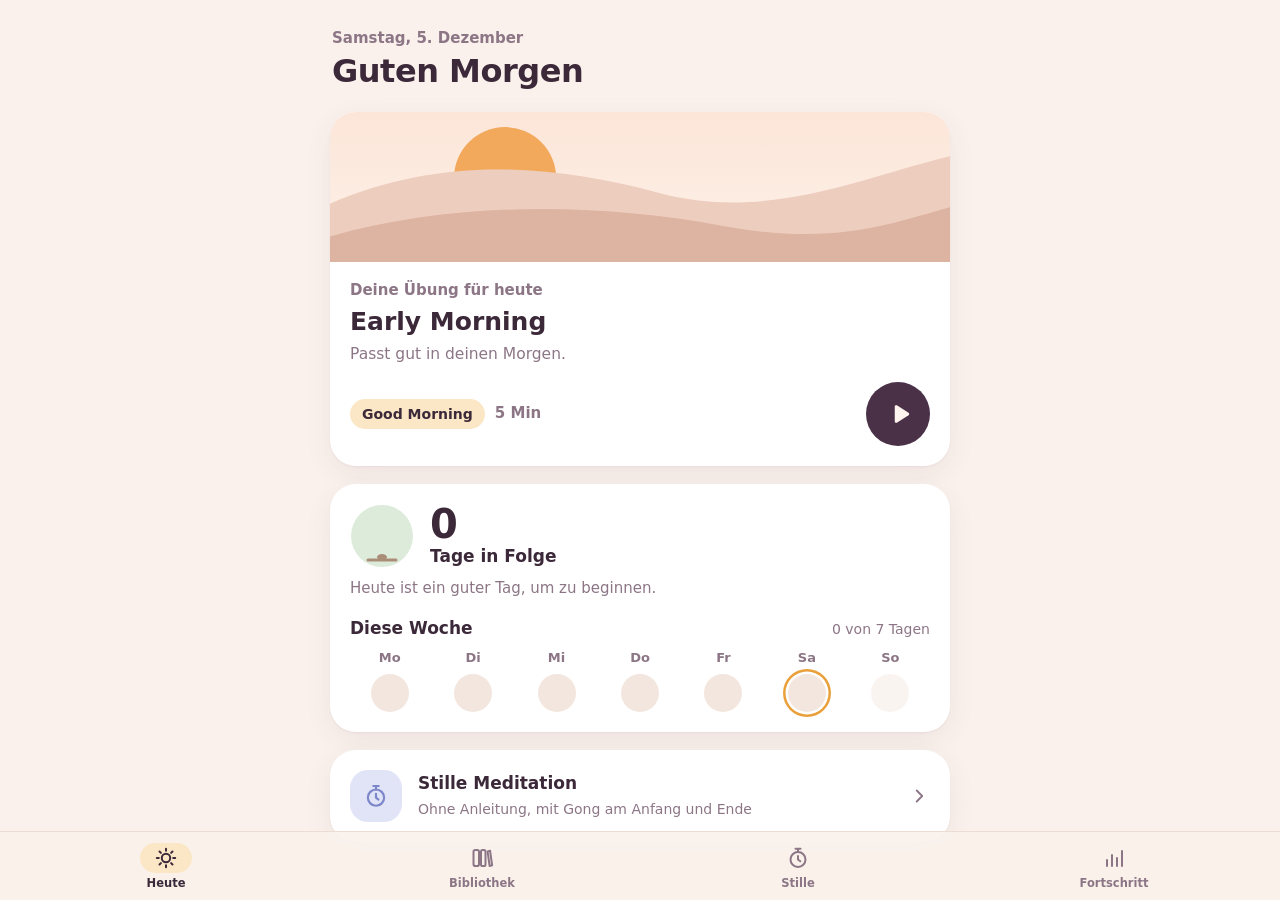
<file: index.html>
<!doctype html>
<html lang="de">
<head>
  <meta charset="utf-8">
  <meta name="viewport" content="width=device-width, initial-scale=1, viewport-fit=cover">
  <meta name="apple-mobile-web-app-capable" content="yes">
  <meta name="mobile-web-app-capable" content="yes">
  <meta name="apple-mobile-web-app-status-bar-style" content="black-translucent">
  <meta name="apple-mobile-web-app-title" content="Innehalten">
  <meta name="theme-color" content="#FAF1EC" media="(prefers-color-scheme: light)">
  <meta name="theme-color" content="#1F1820" media="(prefers-color-scheme: dark)">
  <meta name="format-detection" content="telephone=no">
  <link rel="manifest" href="manifest.webmanifest">
  <link rel="apple-touch-icon" href="icons/icon-180.png">
  <link rel="icon" type="image/png" href="icons/icon-192.png">
  <link rel="stylesheet" href="styles.css">
  <title>Innehalten</title>
</head>
<body>
  <div id="app">
    <main id="view" class="view" tabindex="-1"></main>

    <nav class="tabbar" aria-label="Hauptnavigation">
      <button class="tab" data-act="tab" data-tab="today"><span class="tab-ico" data-icon="tabToday"></span><span>Heute</span></button>
      <button class="tab" data-act="tab" data-tab="library"><span class="tab-ico" data-icon="tabLib"></span><span>Bibliothek</span></button>
      <button class="tab" data-act="tab" data-tab="timer"><span class="tab-ico" data-icon="tabTimer"></span><span>Stille</span></button>
      <button class="tab" data-act="tab" data-tab="progress"><span class="tab-ico" data-icon="tabProg"></span><span>Fortschritt</span></button>
    </nav>
  </div>

  <!-- Vollbild-Player (Audio-Übungen und Stille-Timer) -->
  <section id="player" class="player" aria-label="Player" aria-hidden="true">
    <div class="player-top">
      <button class="icon-btn" data-act="p-close" aria-label="Player schließen"><span data-icon="down"></span></button>
      <span class="player-cat" id="p-cat"></span>
      <span class="icon-btn-spacer"></span>
    </div>

    <div class="player-art">
      <div class="orb" aria-hidden="true">
        <span></span><span></span><span></span>
        <div class="orb-label" id="p-big"></div>
      </div>
    </div>

    <div class="player-info">
      <h2 id="p-title"></h2>
      <p id="p-desc"></p>
      <p class="p-badge" id="p-badge"><span data-icon="check"></span> Als erledigt gezählt</p>
      <p class="p-resume" id="p-resume">Fortgesetzt bei <span id="p-resume-at"></span>. <button data-act="p-restart">Von vorn beginnen</button></p>
    </div>

    <div class="player-progress">
      <input id="p-seek" type="range" min="0" max="1000" step="1" value="0" aria-label="Position">
      <div class="times"><span id="p-elapsed">0:00</span><span id="p-remaining">−0:00</span></div>
    </div>

    <div class="controls">
      <button class="ctl ctl-skip" data-act="p-back" aria-label="15 Sekunden zurück"><span data-icon="back15"></span></button>
      <button class="ctl-main" data-act="p-toggle" aria-label="Abspielen oder pausieren"><span class="i-play" data-icon="play"></span><span class="i-pause" data-icon="pause"></span></button>
      <button class="ctl ctl-skip" data-act="p-fwd" aria-label="15 Sekunden vor"><span data-icon="fwd15"></span></button>
    </div>
  </section>

  <div id="backdrop" class="backdrop" data-act="sheet-close"></div>
  <section id="sheet" class="sheet" role="dialog" aria-modal="true"></section>
  <div id="toast" class="toast" role="status" aria-live="polite"></div>

  <input id="import-file" type="file" accept="application/json,.json" hidden>
  <audio id="audio" preload="metadata" playsinline></audio>

  <script src="app.js"></script>
</body>
</html>
</file>
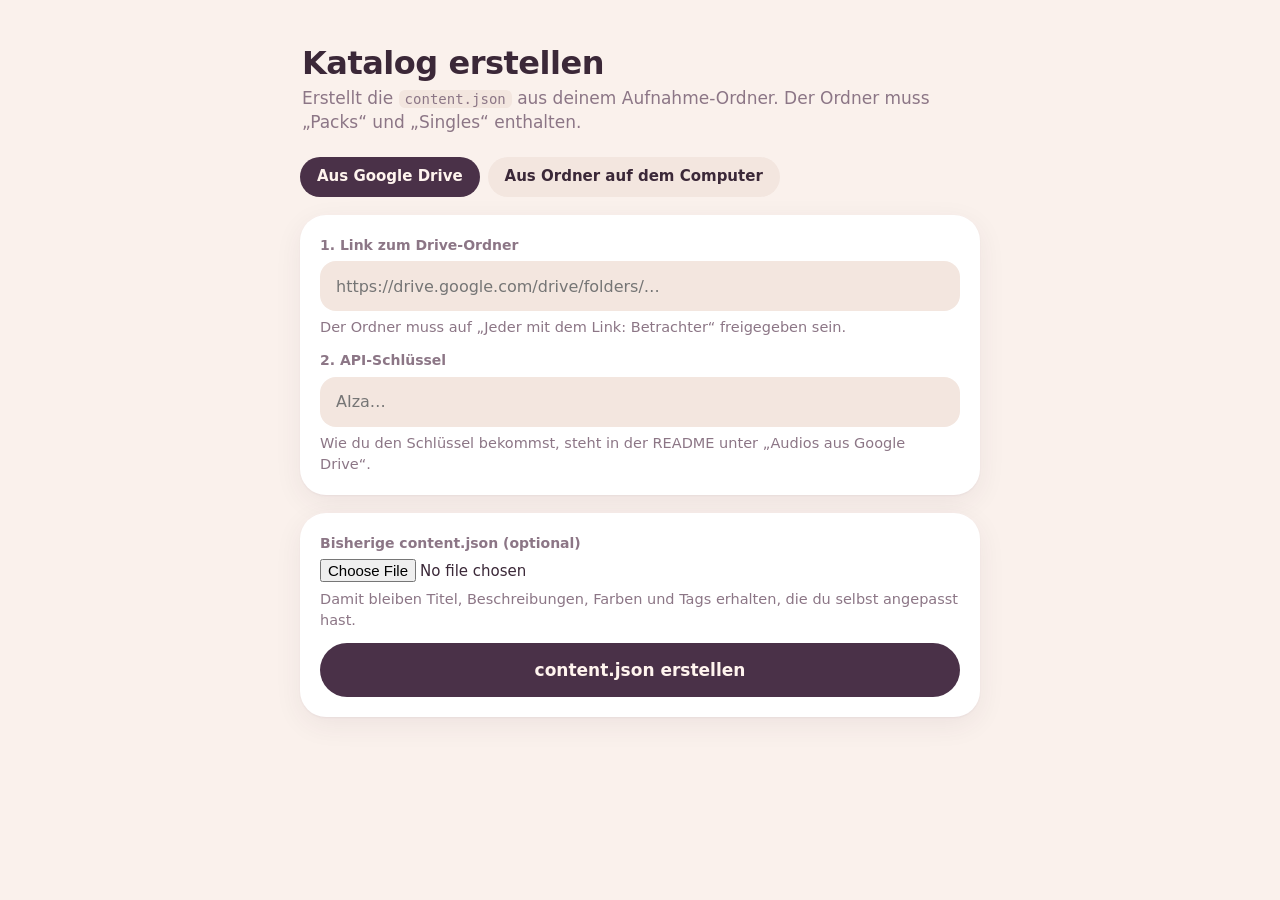
<file: katalog.html>
<!doctype html>
<html lang="de">
<head>
  <meta charset="utf-8">
  <meta name="viewport" content="width=device-width, initial-scale=1">
  <link rel="stylesheet" href="styles.css">
  <title>Innehalten – Katalog erstellen</title>
  <style>
    body { overflow: auto; -webkit-user-select: text; user-select: text; }
    .tool { max-width: 720px; margin: 0 auto; padding: 40px 20px 80px; display: flex; flex-direction: column; gap: 18px; }
    input[type="file"] { font-size: 15px; }
    .progress { height: 10px; border-radius: 99px; background: var(--surface-2); overflow: hidden; }
    .progress i { display: block; height: 100%; width: 0; background: var(--sage); transition: width .2s; }
    .tree { font-size: 15px; line-height: 1.6; }
    .tree h3 { margin-top: 14px; }
    .tree ul { margin: 4px 0 0; padding-left: 20px; }
    .warn { color: var(--rose); font-weight: 600; }
    code { background: var(--surface-2); padding: 1px 6px; border-radius: 6px; font-size: 14px; }
    .mode { display: flex; gap: 8px; }
    [data-mode-panel][hidden] { display: none; }
  </style>
</head>
<body>
<main class="tool">
  <header class="page-head">
    <h1>Katalog erstellen</h1>
    <p class="muted">Erstellt die <code>content.json</code> aus deinem Aufnahme-Ordner. Der Ordner muss „Packs“ und „Singles“ enthalten.</p>
  </header>

  <div class="mode" role="tablist">
    <button class="chip active" data-mode="drive">Aus Google Drive</button>
    <button class="chip" data-mode="local">Aus Ordner auf dem Computer</button>
  </div>

  <section class="card settings" data-mode-panel="drive">
    <div class="field">
      <label for="folder">1. Link zum Drive-Ordner</label>
      <input id="folder" class="text-input" type="text" placeholder="https://drive.google.com/drive/folders/…" spellcheck="false">
      <p class="hint">Der Ordner muss auf „Jeder mit dem Link: Betrachter“ freigegeben sein.</p>
    </div>
    <div class="field">
      <label for="key">2. API-Schlüssel</label>
      <input id="key" class="text-input" type="text" placeholder="AIza…" spellcheck="false" autocomplete="off">
      <p class="hint">Wie du den Schlüssel bekommst, steht in der README unter „Audios aus Google Drive“.</p>
    </div>
  </section>

  <section class="card settings" data-mode-panel="local" hidden>
    <div class="field">
      <label for="dir">1. Ordner wählen</label>
      <input id="dir" type="file" webkitdirectory directory multiple>
      <p class="hint">Die Dateien werden nur hier im Browser gelesen.</p>
    </div>
    <div class="field">
      <label for="base">2. Wo liegen die Audios später?</label>
      <input id="base" class="text-input" type="text" value="audio/" spellcheck="false">
      <p class="hint">Standard ist der Ordner <code>audio/</code> neben der App, oder die Adresse eines externen Speichers.</p>
    </div>
  </section>

  <section class="card settings">
    <div class="field">
      <label for="old">Bisherige content.json (optional)</label>
      <input id="old" type="file" accept=".json,application/json">
      <p class="hint">Damit bleiben Titel, Beschreibungen, Farben und Tags erhalten, die du selbst angepasst hast.</p>
    </div>
    <button id="go" class="btn primary block">content.json erstellen</button>
  </section>

  <section id="out" class="card settings" hidden>
    <h2 id="status">Starte …</h2>
    <div class="progress"><i id="bar"></i></div>
    <div id="summary"></div>
    <button id="dl" class="btn primary block" hidden>content.json herunterladen</button>
    <div id="tree" class="tree"></div>
  </section>
</main>

<script>
'use strict';
const AUDIO = /\.(mp3|m4a|aac|wav|ogg|opus)$/i;
const IGNORE = /^(\.ds_store|desktop\.ini|thumbs\.db|icon\r?)$/i;
const FOLDER_MIME = 'application/vnd.google-apps.folder';
const $ = s => document.querySelector(s);
const esc = s => String(s).replace(/[&<>"]/g, c => ({ '&': '&amp;', '<': '&lt;', '>': '&gt;', '"': '&quot;' }[c]));
const strip = s => s.replace(/^\s*\d+\s*[-–.]\s*/, '').trim();
const orderOf = s => { const m = /^\s*(\d+)\s*[-–.]/.exec(s); return m ? +m[1] : 999; };
const slug = s => s.toLowerCase().normalize('NFD').replace(/[\u0300-\u036f]/g, '').replace(/ß/g, 'ss').replace(/&/g, ' und ').replace(/[^a-z0-9]+/g, '-').replace(/^-+|-+$/g, '') || 'x';
const natural = (a, b) => a.localeCompare(b, 'de', { numeric: true, sensitivity: 'base' });
const fmtDur = s => `${Math.floor(s / 60)}:${String(Math.round(s % 60)).padStart(2, '0')}`;
const fmtSize = b => b > 1e9 ? `${(b / 1e9).toFixed(1).replace('.', ',')} GB` : `${Math.round(b / 1e6)} MB`;
const store = { get: k => { try { return localStorage.getItem(k) || ''; } catch { return ''; } }, set: (k, v) => { try { localStorage.setItem(k, v); } catch { /* */ } } };

const STYLE = [
  [/foundation|basic|grundlag/i, 'sage', 'leaf'], [/brave|mut/i, 'rose', 'heart'], [/health|gesund/i, 'sky', 'drop'],
  [/happi|glück|freude/i, 'marigold', 'sun'], [/work|performance|arbeit|fokus|focus/i, 'sand', 'stone'],
  [/student|studi|lern/i, 'peri', 'wind'], [/sport/i, 'sky', 'wave'], [/\bpro\b|advanced|fortgeschritten/i, 'peri', 'circle'],
  [/sos|notfall|panic/i, 'rose', 'wave'], [/sleep|schlaf|night|nacht|dream|traum/i, 'peri', 'moon'],
  [/walk|gehen/i, 'sage', 'leaf'], [/travel|reise/i, 'sky', 'wind'], [/morning|morgen|wake/i, 'marigold', 'sun'],
];
const PALETTE = ['sage', 'peri', 'marigold', 'rose', 'sky', 'sand'];
const ICONS = ['leaf', 'moon', 'sun', 'wave', 'drop', 'heart', 'wind', 'stone', 'circle'];
function styleFor(title, i) {
  const hit = STYLE.find(([re]) => re.test(title));
  return hit ? { color: hit[1], icon: hit[2] } : { color: PALETTE[i % PALETTE.length], icon: ICONS[i % ICONS.length] };
}
function tagsFor(text) {
  if (/sleep|schlaf|night|nacht|dream|traum|bed|abend/i.test(text)) return ['abend', 'nacht'];
  if (/morning|morgen|wake|aufwach|start/i.test(text)) return ['morgen'];
  return ['tag'];
}
const minutesHint = name => { const m = /(\d+)\s*(?:min|minuten|minutes)\b/i.exec(name); return m ? +m[1] * 60 : 0; };

/* ---------- Oberfläche ---------- */
let mode = store.get('katalog-mode') || 'drive';
function setMode(m) {
  mode = m; store.set('katalog-mode', m);
  document.querySelectorAll('[data-mode]').forEach(b => b.classList.toggle('active', b.dataset.mode === m));
  document.querySelectorAll('[data-mode-panel]').forEach(p => { p.hidden = p.dataset.modePanel !== m; });
}
document.querySelectorAll('[data-mode]').forEach(b => b.addEventListener('click', () => setMode(b.dataset.mode)));
setMode(mode);
$('#folder').value = store.get('katalog-folder');
$('#key').value = store.get('katalog-key');

let oldContent = null;
$('#old').addEventListener('change', async e => {
  try { oldContent = JSON.parse(await e.target.files[0].text()); } catch { oldContent = null; alert('Diese content.json konnte nicht gelesen werden und wird ignoriert.'); }
});
$('#go').addEventListener('click', () => run().catch(err => {
  $('#status').textContent = 'Das hat nicht geklappt';
  $('#summary').innerHTML = `<p class="warn">${esc(err.message)}</p>`;
  $('#go').disabled = false;
}));

function progress(text, frac) {
  $('#status').textContent = text;
  if (frac != null) $('#bar').style.width = `${Math.round(frac * 100)}%`;
}

/* ---------- Dauer messen ---------- */
function measure(src) {
  return new Promise(res => {
    const a = new Audio();
    const url = typeof src === 'string' ? src : URL.createObjectURL(src);
    let finished = false;
    const done = v => {
      if (finished) return; finished = true;
      if (typeof src !== 'string') URL.revokeObjectURL(url);
      a.removeAttribute('src'); a.load(); res(v);
    };
    a.preload = 'metadata';
    a.onloadedmetadata = () => done(isFinite(a.duration) ? Math.round(a.duration) : 0);
    a.onerror = () => done(0);
    setTimeout(() => done(0), 25000);
    a.src = url;
  });
}

/* ---------- Google Drive ---------- */
function folderIdFrom(s) {
  s = s.trim();
  const m = /\/folders\/([\w-]{10,})/.exec(s) || /[?&]id=([\w-]{10,})/.exec(s);
  if (m) return m[1];
  if (/^[\w-]{10,}$/.test(s)) return s;
  return null;
}
async function driveError(r) {
  let msg = '';
  try { const j = await r.json(); msg = j.error && j.error.message || ''; } catch { /* */ }
  if (/API key not valid/i.test(msg)) return new Error('Der API-Schlüssel ist ungültig. Bitte prüfen, ob er vollständig kopiert wurde.');
  if (/has not been used|is disabled/i.test(msg)) return new Error('Die Google Drive API ist für diesen Schlüssel noch nicht aktiviert. In der Google Cloud Console unter „APIs und Dienste“ die „Google Drive API“ aktivieren und einige Minuten warten.');
  if (/referer|referrer/i.test(msg)) {
    if (location.protocol === 'file:') return new Error('Diese Seite ist direkt vom Computer geöffnet. Dein API-Schlüssel funktioniert nur auf deiner Website. Öffne katalog.html bitte über deine GitHub-Adresse, z. B. https://DEINNAME.github.io/Innehalten/katalog.html');
    return new Error(`Der Schlüssel ist für diese Adresse gesperrt (${location.origin}). Füge sie bei den Website-Einschränkungen des Schlüssels hinzu.`);
  }
  if (/cannotDownload|download/i.test(msg)) return new Error('Google Drive erlaubt das Herunterladen nicht. Öffne in Drive die Freigabe des Ordners → Zahnrad oben rechts → „Betrachter und Kommentatoren können die Option zum Herunterladen, Drucken und Kopieren sehen“ muss angehakt sein.');
  if (/quota|rate|limit/i.test(msg)) return new Error('Google Drive drosselt gerade die Abrufe. Bitte in einer Weile erneut versuchen.');
  if (r.status === 404) return new Error('Der Ordner oder die Datei wurde nicht gefunden. Ist der Ordner auf „Jeder mit dem Link“ freigegeben?');
  return new Error(`Google Drive meldet einen Fehler (${r.status}): ${msg || 'unbekannt'}`);
}
async function listChildren(id, key) {
  const out = [];
  let token = '';
  do {
    const p = new URLSearchParams({
      q: `'${id}' in parents and trashed = false`,
      fields: 'nextPageToken,files(id,name,mimeType,size,resourceKey)',
      pageSize: '1000', key, supportsAllDrives: 'true', includeItemsFromAllDrives: 'true',
    });
    if (token) p.set('pageToken', token);
    const r = await fetch(`https://www.googleapis.com/drive/v3/files?${p}`);
    if (!r.ok) throw await driveError(r);
    const j = await r.json();
    out.push(...(j.files || []));
    token = j.nextPageToken;
  } while (token);
  return out;
}
async function collectDrive() {
  const folderId = folderIdFrom($('#folder').value);
  const key = $('#key').value.trim();
  if (!folderId) throw new Error('Bitte einen gültigen Link zu einem Drive-Ordner eintragen.');
  if (!key) throw new Error('Bitte den API-Schlüssel eintragen.');
  store.set('katalog-folder', $('#folder').value.trim()); store.set('katalog-key', key);

  const entries = [], skipped = [];
  let folders = 0, withResourceKey = 0;
  const queue = [{ id: folderId, path: [] }];
  while (queue.length) {
    const { id, path } = queue.shift();
    folders++;
    progress(`Lese Ordner … ${folders} gelesen, ${entries.length} Audios gefunden`, null);
    const kids = await listChildren(id, key);
    for (const k of kids) {
      if (k.mimeType === FOLDER_MIME) { queue.push({ id: k.id, path: [...path, k.name] }); continue; }
      if (AUDIO.test(k.name) || (k.mimeType || '').startsWith('audio/')) {
        if (k.resourceKey) withResourceKey++;
        entries.push({ parts: path, fileName: k.name, size: +k.size || 0, url: `https://www.googleapis.com/drive/v3/files/${k.id}?alt=media&key=${encodeURIComponent(key)}` });
      } else if (!IGNORE.test(k.name)) skipped.push(k.name);
    }
  }
  if (folders === 1 && !entries.length) throw new Error('Im Ordner wurden keine Audios gefunden. Ist er auf „Jeder mit dem Link“ freigegeben und enthält er „Packs“ und „Singles“?');

  // Probe: Lässt sich eine Audiodatei wirklich abrufen? (so wie später die App)
  progress('Teste den Abruf einer Audiodatei …', null);
  const probe = await fetch(entries[0].url, { headers: { Range: 'bytes=0-1' } }).catch(() => null);
  if (!probe) throw new Error('Die Probedatei konnte nicht abgerufen werden (Netzwerkfehler). Bitte Internetverbindung prüfen und erneut versuchen.');
  if (!probe.ok) {
    const e = await driveError(probe);
    e.message = `Die Ordner lassen sich lesen, aber die Audiodatei „${entries[0].fileName}“ lässt sich nicht abrufen. ${e.message}`;
    throw e;
  }
  return { entries, skipped, extra: withResourceKey ? `<p class="warn">${withResourceKey} Dateien verwenden einen alten Freigabeschlüssel und spielen eventuell nicht ab. Abhilfe: Freigabe des Ordners einmal auf „Eingeschränkt“ und wieder auf „Jeder mit dem Link“ stellen.</p>` : '' };
}

/* ---------- Lokaler Ordner ---------- */
function collectLocal() {
  const all = [...$('#dir').files];
  if (!all.length) throw new Error('Bitte zuerst einen Ordner wählen.');
  let base = $('#base').value.trim() || 'audio/';
  if (!base.endsWith('/')) base += '/';
  const entries = [], skipped = [];
  for (const f of all) {
    if (!AUDIO.test(f.name)) { if (!IGNORE.test(f.name)) skipped.push(f.name); continue; }
    const parts = (f.webkitRelativePath || f.name).split('/');
    if (parts.length > 1) parts.shift();
    const fileName = parts.pop();
    entries.push({ parts, fileName, size: f.size, file: f, url: base + [...parts, fileName].map(encodeURIComponent).join('/') });
  }
  const total = entries.reduce((a, e) => a + e.size, 0);
  const extra = total > 1e9 && base === 'audio/' ? `<p class="warn">Deine Audios sind zusammen ${fmtSize(total)} groß. GitHub Pages erlaubt nur etwa 1 GB. Nutze besser den Drive-Modus.</p>` : '';
  return { entries, skipped, extra };
}

/* ---------- Katalog bauen ---------- */
async function run() {
  $('#go').disabled = true;
  $('#out').hidden = false; $('#dl').hidden = true;
  $('#tree').innerHTML = ''; $('#summary').innerHTML = ''; $('#bar').style.width = '0';

  const { entries, skipped, extra } = mode === 'drive' ? await collectDrive() : collectLocal();

  // Laufzeiten messen (6 gleichzeitig)
  let doneCount = 0, idx = 0;
  const worker = async () => {
    while (idx < entries.length) {
      const e = entries[idx++];
      e.duration = (await measure(e.file || e.url)) || minutesHint(e.fileName);
      doneCount++;
      progress(`Messe Laufzeiten … ${doneCount} von ${entries.length}`, doneCount / entries.length);
    }
  };
  await Promise.all(Array.from({ length: 6 }, worker));

  const cats = new Map(), courses = new Map(), singles = [], usedIds = new Set();
  const uniq = id => { let u = id, n = 2; while (usedIds.has(u)) u = `${id}-${n++}`; usedIds.add(u); return u; };

  for (const e of entries) {
    const parts = e.parts;
    const baseName = e.fileName.replace(/\.[^.]+$/, '');
    const top = parts[0] || '';
    const isPack = /pack|kurs|course|serie/i.test(top);
    const catFolder = parts.length >= 2 ? parts[1] : (parts[0] || 'Weitere');
    const group = parts.length >= 2 && isPack ? 'Kurse' : 'Einzelübungen';
    const catKey = `${group}/${catFolder}`;
    if (!cats.has(catKey)) {
      const title = strip(catFolder);
      cats.set(catKey, { id: `${group === 'Kurse' ? 'k' : 'e'}-${slug(title)}`, title, group, order: orderOf(catFolder) });
    }
    const cat = cats.get(catKey);
    const rest = parts.slice(2);

    if (isPack && rest.length) {
      const cKey = `${catKey}/${rest.join('/')}`;
      if (!courses.has(cKey)) {
        let title = rest.map(strip).join(' – ');
        if (/^(level|stufe|teil|part)\s*\d+$/i.test(title)) title = `${cat.title} ${title}`;
        courses.set(cKey, { id: `${cat.id.slice(2)}-${slug(rest.map(strip).join('-'))}`, title, category: cat.id, order: orderOf(rest[0]), folder: rest.join('/'), units: [] });
      }
      const course = courses.get(cKey);
      const day = /\b(?:day|tag|session|einheit)\s*(\d+)/i.exec(baseName);
      let title, sortKey = null;
      if (day) { title = `Tag ${+day[1]}`; sortKey = +day[1]; }
      else {
        title = baseName.replace(/^meditation\s*[-–]\s*/i, '').replace(/\s*\d+\s*min\b.*$/i, '').trim();
        const bare = course.title.replace(/^.*–\s*/, '');
        if (title.toLowerCase().startsWith(bare.toLowerCase())) title = title.slice(bare.length).replace(/^\s*[-–]\s*/, '') || baseName;
        if (/intro/i.test(baseName)) sortKey = -1;
      }
      course.units.push({ title, file: e.url, duration: e.duration, sortKey, name: baseName });
    } else {
      let title = baseName.replace(/^(single|meditation)\s*[-–]\s*/i, '').replace(/\s*\(?\d+\s*(min|minuten|minutes)\)?\s*$/i, '');
      title = strip(title) || baseName;
      const sub = rest.map(strip).join(' ');
      singles.push({
        id: `${cat.id.slice(2)}-${slug((sub ? sub + '-' : '') + title)}`,
        title: sub && !title.toLowerCase().includes(sub.toLowerCase()) ? `${title} (${sub})` : title,
        category: cat.id, file: e.url, duration: e.duration, tags: tagsFor(`${cat.title} ${sub} ${title}`),
      });
    }
  }

  // Eigene Anpassungen aus der alten content.json übernehmen
  const oldCats = new Map((oldContent?.categories || []).map(c => [c.id, c]));
  const oldCourses = new Map((oldContent?.courses || []).map(c => [c.id, c]));
  const oldEx = new Map([...(oldContent?.singles || []), ...(oldContent?.courses || []).flatMap(c => c.sessions || [])].map(e => [e.id, e]));

  const catList = [...cats.values()].sort((a, b) => (a.group === b.group ? 0 : a.group === 'Kurse' ? -1 : 1) || a.order - b.order || natural(a.title, b.title));
  const outCats = catList.map((c, i) => {
    const o = oldCats.get(c.id) || {};
    const st = styleFor(c.title, i);
    return { id: c.id, title: o.title || c.title, group: c.group, color: o.color || st.color, icon: o.icon || st.icon, ...(o.description ? { description: o.description } : {}) };
  });
  const catOrder = new Map(outCats.map((c, i) => [c.id, i]));

  const outCourses = [...courses.values()]
    .sort((a, b) => catOrder.get(a.category) - catOrder.get(b.category) || a.order - b.order || natural(a.folder, b.folder))
    .map(c => {
      const o = oldCourses.get(c.id) || {};
      c.units.sort((a, b) => (a.sortKey ?? 1e6) - (b.sortKey ?? 1e6) || natural(a.name, b.name));
      const seen = new Set();
      return {
        id: uniq(c.id), title: o.title || c.title, category: c.category, description: o.description || '',
        sessions: c.units.map(u => {
          let id = `${c.id}-${u.sortKey > 0 ? String(u.sortKey).padStart(2, '0') : slug(u.title)}`;
          while (seen.has(id)) id += '-b';
          seen.add(id); id = uniq(id);
          const ou = oldEx.get(id) || {};
          return { id, title: ou.title || u.title, file: u.file, duration: fmtDur(u.duration), ...(ou.description ? { description: ou.description } : {}) };
        }),
      };
    });
  const outSingles = singles
    .sort((a, b) => catOrder.get(a.category) - catOrder.get(b.category) || natural(a.title, b.title))
    .map(s => {
      const id = uniq(s.id);
      const o = oldEx.get(id) || {};
      return { id, title: o.title || s.title, category: s.category, file: s.file, duration: fmtDur(s.duration), ...(o.description ? { description: o.description } : {}), tags: o.tags || s.tags };
    });

  const content = {
    _hinweis: 'Erstellt mit katalog.html. Titel, Beschreibungen, Farben und Tags darfst du frei anpassen. Die ids bitte nicht ändern, daran hängt dein Fortschritt.',
    categories: outCats, courses: outCourses, singles: outSingles,
  };

  // Zusammenfassung
  const total = entries.reduce((a, e) => a + e.size, 0);
  const noDur = entries.filter(e => !e.duration).length;
  const units = outCourses.reduce((a, c) => a + c.sessions.length, 0);
  const hours = Math.round(entries.reduce((a, e) => a + (e.duration || 0), 0) / 3600);
  let notes = extra;
  if (noDur) notes += `<p class="hint">Bei ${noDur} Dateien konnte die Dauer nicht gelesen werden. Die App ermittelt sie beim ersten Abspielen selbst.${mode === 'drive' && noDur === entries.length ? ' Da es bei keiner Datei geklappt hat, blockiert vermutlich die Website-Einschränkung des API-Schlüssels die Abrufe.' : ''}</p>`;
  if (skipped.length) notes += `<p class="hint">Übersprungen (kein Audio): ${skipped.slice(0, 5).map(esc).join(', ')}${skipped.length > 5 ? ` und ${skipped.length - 5} weitere` : ''}.</p>`;
  progress('Fertig', 1);
  $('#summary').innerHTML = `<p>${outCats.length} Kategorien, ${outCourses.length} Kurse mit ${units} Einheiten, ${outSingles.length} Einzelübungen. Insgesamt ${fmtSize(total)} und rund ${hours} Stunden Audio.</p>${notes}`;

  $('#tree').innerHTML = outCats.map(c => {
    const cs = outCourses.filter(x => x.category === c.id), ss = outSingles.filter(x => x.category === c.id);
    return `<h3>${esc(c.group)}: ${esc(c.title)}</h3><ul>${cs.map(x => `<li>${esc(x.title)} (${x.sessions.length} Einheiten)</li>`).join('')}${ss.map(x => `<li>${esc(x.title)}, ${x.duration}</li>`).join('')}</ul>`;
  }).join('');

  const blob = new Blob([JSON.stringify(content, null, 2)], { type: 'application/json' });
  $('#dl').hidden = false;
  $('#dl').onclick = () => {
    const a = document.createElement('a');
    a.href = URL.createObjectURL(blob); a.download = 'content.json';
    document.body.append(a); a.click(); a.remove();
  };
  $('#go').disabled = false;
}
</script>
</body>
</html>
</file>
<file: styles.css>
/* =========================================================
   Innehalten – Stylesheet
   Palette: Pflaume (Tinte), Blush-Sand (Grund), Ringelblume,
   Salbei, Rosé, Immergrün, Himmel, Sand
   ========================================================= */

:root {
  color-scheme: light dark;
  --bg: #FAF1EC;
  --surface: #FFFFFF;
  --surface-2: #F3E6DF;
  --ink: #3B2838;
  --muted: #8C7686;
  --line: #EBDCD4;
  --primary: #4A3148;
  --on-primary: #FFF4EE;
  --bar-bg: rgba(250, 241, 236, .86);
  --shadow: 0 1px 2px rgba(74, 49, 72, .05), 0 8px 28px rgba(74, 49, 72, .07);

  --marigold: #E9A03A;  --marigold-soft: #FBE7C6;
  --sage: #6F9870;      --sage-soft: #DDEBDB;
  --rose: #D08077;      --rose-soft: #F6DCD8;
  --peri: #7C87C9;      --peri-soft: #E1E4F6;
  --sky: #5F97B7;       --sky-soft: #D9E9F2;
  --sand: #A98D76;      --sand-soft: #EFE3D6;

  /* Tageszeit-Szene */
  --sky-top: #FBE3D2; --sky-bottom: #FDF3EC; --orb: #F2B25C;
  --hill-back: #EBCFC2; --hill-front: #DDB7A8; --cloud: #FFFFFF;

  --tab-h: 58px;
  --safe-t: env(safe-area-inset-top, 0px);
  --safe-b: env(safe-area-inset-bottom, 0px);
  --safe-l: env(safe-area-inset-left, 0px);
  --safe-r: env(safe-area-inset-right, 0px);

  font-family: ui-rounded, "SF Pro Rounded", -apple-system, BlinkMacSystemFont, "Segoe UI", system-ui, sans-serif;
}

@media (prefers-color-scheme: dark) {
  :root {
    --bg: #1F1820;
    --surface: #2A2129;
    --surface-2: #352A34;
    --ink: #F5E9E3;
    --muted: #B39FAE;
    --line: #40333F;
    --primary: #F3C9A8;
    --on-primary: #2A1C28;
    --bar-bg: rgba(31, 24, 32, .86);
    --shadow: 0 1px 2px rgba(0, 0, 0, .25), 0 8px 28px rgba(0, 0, 0, .25);

    --marigold: #F2B45A;  --marigold-soft: #4A3A22;
    --sage: #9EC09C;      --sage-soft: #2D3B2E;
    --rose: #E7A29B;      --rose-soft: #4A2E30;
    --peri: #A7AFE6;      --peri-soft: #33344D;
    --sky: #8DBBD6;       --sky-soft: #243946;
    --sand: #CDB39C;      --sand-soft: #3F352D;
  }
}

/* Kategorie-Farben: setzen --c (kräftig) und --cs (weich) */
.c-marigold { --c: var(--marigold); --cs: var(--marigold-soft); }
.c-sage     { --c: var(--sage);     --cs: var(--sage-soft); }
.c-rose     { --c: var(--rose);     --cs: var(--rose-soft); }
.c-peri     { --c: var(--peri);     --cs: var(--peri-soft); }
.c-sky      { --c: var(--sky);      --cs: var(--sky-soft); }
.c-sand     { --c: var(--sand);     --cs: var(--sand-soft); }

/* ---------- Basis ---------- */
[hidden] { display: none !important; }
*, *::before, *::after { box-sizing: border-box; -webkit-tap-highlight-color: transparent; }
html, body { height: 100%; margin: 0; background: var(--bg); color: var(--ink); overscroll-behavior: none; }
body {
  font-size: 17px; line-height: 1.45;
  -webkit-font-smoothing: antialiased; -webkit-text-size-adjust: 100%;
  -webkit-user-select: none; user-select: none; -webkit-touch-callout: none;
}
input, textarea { font: inherit; font-size: 16px; color: var(--ink); -webkit-user-select: text; user-select: text; }
button { font: inherit; color: inherit; background: none; border: 0; padding: 0; margin: 0; cursor: pointer; touch-action: manipulation; }
button:focus-visible, input:focus-visible, textarea:focus-visible { outline: 3px solid var(--peri); outline-offset: 2px; }
svg { display: block; }
[data-icon] { display: inline-grid; place-items: center; }
[data-icon] svg { width: 100%; height: 100%; }
h1, h2, h3, p { margin: 0; }
h1 { font-size: 32px; line-height: 1.12; font-weight: 700; letter-spacing: -.015em; }
h2 { font-size: 20px; line-height: 1.25; font-weight: 700; }
h3 { font-size: 17px; font-weight: 650; }
.muted { color: var(--muted); }
.small { font-size: 14px; }
.center { text-align: center; }

/* ---------- App-Rahmen ---------- */
#app { position: fixed; inset: 0; display: flex; flex-direction: column; }
.view {
  flex: 1; overflow-y: auto; -webkit-overflow-scrolling: touch; overscroll-behavior-y: contain; outline: none;
  padding: calc(var(--safe-t) + 22px) calc(var(--safe-r) + 20px) calc(var(--tab-h) + var(--safe-b) + 32px) calc(var(--safe-l) + 20px);
}
.page { max-width: 620px; width: 100%; margin: 0 auto; display: flex; flex-direction: column; gap: 18px; }
.page-head { display: flex; flex-direction: column; gap: 4px; padding: 6px 2px 4px; }
.page-head .date { color: var(--muted); font-size: 15px; font-weight: 600; }

.card { background: var(--surface); border-radius: 26px; padding: 20px; box-shadow: var(--shadow); }
.card-head { display: flex; align-items: baseline; justify-content: space-between; gap: 12px; margin-bottom: 14px; }
.section-title { font-size: 20px; font-weight: 700; padding: 8px 2px 0; }

/* ---------- Tab-Leiste ---------- */
.tabbar {
  position: fixed; left: 0; right: 0; bottom: 0; z-index: 10;
  display: flex; justify-content: space-around;
  padding: 6px calc(var(--safe-r) + 8px) calc(var(--safe-b) + 4px) calc(var(--safe-l) + 8px);
  background: var(--bar-bg);
  -webkit-backdrop-filter: blur(20px) saturate(1.5); backdrop-filter: blur(20px) saturate(1.5);
  border-top: 1px solid var(--line);
}
.tab { flex: 1; max-width: 120px; min-height: var(--tab-h); display: flex; flex-direction: column; align-items: center; justify-content: center; gap: 2px; font-size: 11.5px; font-weight: 650; color: var(--muted); }
.tab-ico { width: 52px; height: 30px; border-radius: 999px; padding: 3px 0; transition: background .2s; }
.tab-ico svg { width: 24px; height: 24px; }
.tab.active { color: var(--ink); }
.tab.active .tab-ico { background: var(--marigold-soft); }

/* ---------- Buttons ---------- */
.btn { min-height: 54px; padding: 0 26px; border-radius: 999px; font-size: 17px; font-weight: 700; display: inline-flex; align-items: center; justify-content: center; gap: 10px; transition: transform .15s; }
.btn:active, .row:active, .course-card:active, .chip:active, .hero-play:active, .ctl-main:active, .ctl:active { transform: scale(.97); }
.btn.primary { background: var(--primary); color: var(--on-primary); }
.btn.soft { background: var(--surface-2); color: var(--ink); }
.btn.ghost { color: var(--muted); }
.btn.danger { background: var(--rose-soft); color: var(--rose); }
.btn.block { width: 100%; }
.btn [data-icon] { width: 22px; height: 22px; }
.link-btn { color: var(--ink); font-weight: 650; text-decoration: underline; text-underline-offset: 3px; text-decoration-color: var(--line); }

/* ---------- Heute ---------- */
.hero { padding: 0; overflow: hidden; }
.scene svg { width: 100%; height: 150px; }
.scene .sky-a { stop-color: var(--sky-top); }
.scene .sky-b { stop-color: var(--sky-bottom); }
.scene .orb-c { fill: var(--orb); }
.scene .hill-1 { fill: var(--hill-back); }
.scene .hill-2 { fill: var(--hill-front); }
.scene .cloud { fill: var(--cloud); opacity: .8; }
.scene .star { fill: #FFF6E8; }
.scene .moon-cut { fill: var(--sky-top); }
.scene.morning { --sky-top: #FBDCCB; --sky-bottom: #FDF1E8; --orb: #F2A95C; --hill-back: #EDCDBE; --hill-front: #DDB3A2; }
.scene.day     { --sky-top: #D6E8F0; --sky-bottom: #F4F4EC; --orb: #F4C15E; --hill-back: #C9DCC4; --hill-front: #AFCBA9; }
.scene.evening { --sky-top: #EBC0C4; --sky-bottom: #F9DFCF; --orb: #EE8E6B; --hill-back: #C9A1B0; --hill-front: #A8829A; }
.scene.night   { --sky-top: #3A3458; --sky-bottom: #5A4E6E; --orb: #F6E7C8; --hill-back: #4B3F5C; --hill-front: #372E47; --cloud: #7A6C8E; }
@media (prefers-color-scheme: dark) {
  .scene.morning { --sky-top: #5A3E44; --sky-bottom: #7A5550; --orb: #F0A864; --hill-back: #4A3538; --hill-front: #3A2A2E; --cloud: #8E6F6C; }
  .scene.day     { --sky-top: #34495A; --sky-bottom: #4F6168; --orb: #F2C46A; --hill-back: #36483A; --hill-front: #2A3A2E; --cloud: #6B7F88; }
  .scene.evening { --sky-top: #4E3348; --sky-bottom: #7A4F55; --orb: #EE9270; --hill-back: #3F2C3C; --hill-front: #30222F; --cloud: #87606E; }
  .scene.night   { --sky-top: #1D1A30; --sky-bottom: #2E2842; --hill-back: #2A2338; --hill-front: #1E1929; --cloud: #4B4263; }
}
.hero-body { padding: 18px 20px 20px; display: flex; flex-direction: column; gap: 6px; }
.hero-kicker { font-size: 15px; font-weight: 650; color: var(--muted); }
.hero-title { font-size: 25px; line-height: 1.2; }
.hero-reason { color: var(--muted); font-size: 15.5px; }
.hero-foot { display: flex; align-items: center; gap: 10px; margin-top: 10px; }
.hero-foot .spacer { flex: 1; }
.hero-play { width: 64px; height: 64px; border-radius: 50%; background: var(--primary); color: var(--on-primary); display: grid; place-items: center; flex: none; transition: transform .15s; }
.hero-play [data-icon] { width: 28px; height: 28px; margin-left: 3px; }
.pill { display: inline-flex; align-items: center; height: 30px; padding: 0 12px; border-radius: 999px; background: var(--cs, var(--surface-2)); color: var(--ink); font-size: 14px; font-weight: 650; }
.dur { font-size: 15px; color: var(--muted); font-weight: 600; }

.streak { display: flex; align-items: center; gap: 16px; margin-bottom: 18px; }
.streak-art { width: 64px; height: 64px; flex: none; }
.streak-num { font-size: 40px; line-height: 1; font-weight: 750; letter-spacing: -.02em; }
.streak-label { font-weight: 650; }
.streak-text { color: var(--muted); font-size: 15px; margin-top: 2px; }

.week { display: grid; grid-template-columns: repeat(7, 1fr); gap: 4px; text-align: center; }
.wd-label { font-size: 13px; font-weight: 650; color: var(--muted); }
.wd-dot { width: 38px; height: 38px; margin: 6px auto 0; border-radius: 50%; display: grid; place-items: center; background: var(--surface-2); color: var(--ink); }
.wd-dot [data-icon] { width: 20px; height: 20px; }
.wd-dot.done { background: var(--marigold); color: #3B2838; }
.wd-dot.today { box-shadow: 0 0 0 2.5px var(--surface), 0 0 0 5px var(--marigold); }
.wd-dot.future { opacity: .45; }

.quiet-cta { display: flex; align-items: center; gap: 16px; width: 100%; text-align: left; }
.quiet-cta .qi { width: 52px; height: 52px; border-radius: 18px; background: var(--peri-soft); color: var(--peri); display: grid; place-items: center; flex: none; }
.quiet-cta .qi [data-icon] { width: 26px; height: 26px; }
.quiet-cta .qt { flex: 1; }
.quiet-cta .chev { width: 22px; height: 22px; color: var(--muted); }

/* ---------- Bibliothek ---------- */
.search { display: flex; align-items: center; gap: 10px; height: 50px; padding: 0 16px; border-radius: 18px; background: var(--surface-2); }
.search [data-icon] { width: 20px; height: 20px; color: var(--muted); flex: none; }
.search input { flex: 1; min-width: 0; height: 100%; border: 0; background: none; outline: none; -webkit-appearance: none; appearance: none; }
.search input::placeholder { color: var(--muted); }
.search input::-webkit-search-cancel-button { -webkit-appearance: none; }
.chips { display: flex; gap: 8px; overflow-x: auto; margin: 0 -20px; padding: 2px 20px; scrollbar-width: none; }
.chips::-webkit-scrollbar { display: none; }
.chips.wrap { flex-wrap: wrap; justify-content: center; margin: 0; padding: 0; overflow: visible; }
.chip { flex: none; height: 40px; padding: 0 17px; border-radius: 999px; background: var(--surface-2); font-size: 15px; font-weight: 650; transition: transform .15s; }
.chip.active { background: var(--primary); color: var(--on-primary); }

.courses { display: grid; grid-template-columns: repeat(auto-fill, minmax(155px, 1fr)); gap: 12px; }
.group-title { font-size: 26px; font-weight: 750; padding: 18px 2px 0; letter-spacing: -.01em; }
.group-title:first-child { padding-top: 4px; }
.course-card { position: relative; overflow: hidden; display: flex; flex-direction: column; width: 100%; min-height: 150px; text-align: left; padding: 16px; border-radius: 26px; background: var(--cs); transition: transform .15s; }
.course-art { position: absolute; right: -26px; top: -26px; width: 100px; height: 100px; opacity: .9; pointer-events: none; }
.course-art circle { fill: var(--c); }
.course-card h3 { font-size: 17px; line-height: 1.25; font-weight: 700; max-width: 85%; position: relative; }
.course-card .cc-meta { font-size: 14px; color: var(--ink); opacity: .75; margin-top: 4px; max-width: 80%; }
.course-card .cc-next { font-size: 14px; font-weight: 650; margin-top: auto; padding-top: 12px; }
.bar { height: 8px; border-radius: 99px; background: rgba(255, 255, 255, .6); overflow: hidden; margin-top: 10px; }
@media (prefers-color-scheme: dark) { .bar { background: rgba(0, 0, 0, .25); } }
.bar > i { display: block; height: 100%; border-radius: inherit; background: var(--c); }

.list { background: var(--surface); border-radius: 26px; padding: 4px 16px; box-shadow: var(--shadow); }
.row { display: flex; align-items: center; gap: 14px; width: 100%; min-height: 72px; padding: 12px 0; text-align: left; transition: transform .15s; }
.list .row + .row { border-top: 1px solid var(--line); }
.row-icon { width: 48px; height: 48px; flex: none; border-radius: 17px; display: grid; place-items: center; background: var(--cs); color: var(--c); font-weight: 750; font-size: 17px; }
.row-icon [data-icon], .row-icon .ci, .row-icon .ci svg { width: 24px; height: 24px; }
.row-icon .ci { display: grid; place-items: center; }
.row-icon.done { background: var(--c); color: var(--surface); }
.row-body { flex: 1; min-width: 0; }
.row-title { display: block; font-weight: 650; font-size: 17px; line-height: 1.3; }
.row-meta { display: flex; flex-wrap: wrap; gap: 4px 10px; font-size: 14px; color: var(--muted); margin-top: 2px; }
.row-desc { display: -webkit-box; -webkit-line-clamp: 2; -webkit-box-orient: vertical; overflow: hidden; font-size: 14px; color: var(--muted); margin-top: 2px; }
.row-end { display: flex; align-items: center; gap: 8px; color: var(--muted); flex: none; }
.row-end [data-icon] { width: 20px; height: 20px; }
.row.next .row-title::after { content: "Als Nächstes"; display: inline-block; margin-left: 8px; padding: 1px 9px; border-radius: 99px; background: var(--marigold-soft); font-size: 12.5px; font-weight: 700; vertical-align: 2px; }

.back { display: inline-flex; align-items: center; gap: 4px; height: 44px; padding-right: 12px; font-weight: 650; color: var(--muted); align-self: flex-start; }
.back [data-icon] { width: 22px; height: 22px; }
.course-hero { position: relative; overflow: hidden; border-radius: 30px; padding: 26px 22px 22px; background: var(--cs); }
.course-hero .course-art { width: 170px; height: 170px; right: -30px; top: -30px; }
.course-hero h1 { font-size: 30px; max-width: 80%; }
.course-hero p { margin-top: 8px; max-width: 90%; }
.course-hero .progress-text { font-weight: 650; margin-top: 16px; font-size: 15px; }

.empty { text-align: center; padding: 30px 20px; display: flex; flex-direction: column; align-items: center; gap: 10px; }
.empty svg { width: 110px; height: 90px; }

/* ---------- Timer ---------- */
.timer-card { display: flex; flex-direction: column; align-items: center; gap: 22px; padding: 28px 20px; }
.dial { display: flex; align-items: center; gap: 18px; }
.dial-center { width: 176px; height: 176px; border-radius: 50%; background: var(--peri-soft); display: flex; flex-direction: column; align-items: center; justify-content: center; }
.dial-num { font-size: 60px; font-weight: 750; line-height: 1; font-variant-numeric: tabular-nums; letter-spacing: -.03em; }
.dial-unit { font-size: 16px; font-weight: 650; color: var(--muted); margin-top: 4px; }
.round-btn { width: 56px; height: 56px; border-radius: 50%; background: var(--surface-2); display: grid; place-items: center; }
.round-btn [data-icon] { width: 24px; height: 24px; }
.round-btn:disabled { opacity: .35; }

/* ---------- Fortschritt ---------- */
.stats { display: grid; grid-template-columns: 1fr 1fr; gap: 12px; }
.stat { background: var(--surface); border-radius: 22px; padding: 16px 18px; box-shadow: var(--shadow); }
.stat-num { font-size: 32px; font-weight: 750; line-height: 1.1; letter-spacing: -.02em; font-variant-numeric: tabular-nums; }
.stat-num small { font-size: 16px; font-weight: 650; color: var(--muted); letter-spacing: 0; margin-left: 3px; }
.stat-label { font-size: 14.5px; color: var(--muted); margin-top: 2px; }

.cal-nav { display: flex; align-items: center; gap: 4px; }
.cal-nav button { width: 40px; height: 40px; border-radius: 50%; display: grid; place-items: center; background: var(--surface-2); }
.cal-nav button [data-icon] { width: 20px; height: 20px; }
.cal-nav button:disabled { opacity: .3; }
.cal-grid { display: grid; grid-template-columns: repeat(7, 1fr); gap: 4px; text-align: center; }
.cal-wd { font-size: 13px; font-weight: 650; color: var(--muted); padding-bottom: 4px; }
.cal-day { aspect-ratio: 1; max-width: 46px; width: 100%; margin: 0 auto; border-radius: 50%; display: grid; place-items: center; font-size: 15.5px; font-weight: 600; font-variant-numeric: tabular-nums; }
.cal-day.has { background: var(--marigold); color: #3B2838; font-weight: 750; }
.cal-day.today { box-shadow: inset 0 0 0 2px var(--ink); }
.cal-day.future { color: var(--muted); opacity: .5; }

.bars { display: flex; align-items: stretch; gap: 8px; height: 170px; }
.bar-col { flex: 1; display: flex; flex-direction: column; align-items: center; gap: 6px; min-width: 0; }
.bar-val { font-size: 12.5px; font-weight: 650; color: var(--muted); height: 16px; }
.bar-track { flex: 1; width: 100%; display: flex; align-items: flex-end; justify-content: center; }
.bar-fill { width: 100%; max-width: 30px; min-height: 4px; border-radius: 10px 10px 6px 6px; background: var(--sage-soft); }
.bar-col.now .bar-fill { background: var(--sage); }
.bar-lbl { font-size: 11.5px; color: var(--muted); white-space: nowrap; }

.entry { display: flex; gap: 12px; align-items: flex-start; width: 100%; text-align: left; padding: 12px 0; }
.list .entry + .entry { border-top: 1px solid var(--line); }
.entry .face { width: 40px; height: 40px; flex: none; }
.entry .no-face { width: 40px; height: 40px; border-radius: 50%; background: var(--surface-2); flex: none; }
.entry-note { font-size: 15px; margin-top: 4px; color: var(--ink); -webkit-user-select: text; user-select: text; }

.settings { display: flex; flex-direction: column; gap: 12px; }
.field { display: flex; flex-direction: column; gap: 6px; }
.field label { font-size: 14px; font-weight: 650; color: var(--muted); }
.text-input { height: 50px; border: 0; border-radius: 16px; background: var(--surface-2); padding: 0 16px; outline: none; }
.btn-row { display: grid; grid-template-columns: 1fr; gap: 10px; }
.hint { font-size: 14.5px; color: var(--muted); }
.hint.warn { color: var(--rose); font-weight: 600; }

/* ---------- Player ---------- */
.player {
  position: fixed; inset: 0; z-index: 30; display: flex; flex-direction: column;
  padding: calc(var(--safe-t) + 6px) calc(var(--safe-r) + 24px) calc(var(--safe-b) + 26px) calc(var(--safe-l) + 24px);
  background: linear-gradient(180deg, var(--cs, var(--surface-2)) 0%, var(--bg) 78%);
  transform: translateY(100%); visibility: hidden;
  transition: transform .5s cubic-bezier(.2, .8, .2, 1), visibility 0s linear .5s;
}
.player.open { transform: none; visibility: visible; transition: transform .5s cubic-bezier(.2, .8, .2, 1), visibility 0s; }
.player-top { display: flex; align-items: center; justify-content: space-between; height: 54px; max-width: 520px; width: 100%; margin: 0 auto; }
.icon-btn, .icon-btn-spacer { width: 48px; height: 48px; flex: none; }
.icon-btn { border-radius: 50%; display: grid; place-items: center; background: rgba(255, 255, 255, .5); }
@media (prefers-color-scheme: dark) { .icon-btn { background: rgba(255, 255, 255, .08); } }
.icon-btn [data-icon] { width: 26px; height: 26px; }
.player-cat { font-size: 15px; font-weight: 650; color: var(--muted); }
.player-art { flex: 1; display: grid; place-items: center; min-height: 200px; }
.orb { position: relative; width: min(64vw, 36vh, 300px); aspect-ratio: 1; }
.orb > span {
  position: absolute; inset: 0; background: var(--c, var(--peri));
  border-radius: 47% 53% 50% 50% / 52% 46% 54% 48%;
  animation: breathe 11s ease-in-out infinite, drift 40s linear infinite;
  animation-play-state: paused;
}
.orb > span:nth-child(1) { opacity: .16; }
.orb > span:nth-child(2) { inset: 11%; opacity: .26; animation-delay: -1s, -12s; border-radius: 52% 48% 46% 54% / 48% 55% 45% 52%; }
.orb > span:nth-child(3) { inset: 25%; opacity: .85; animation-delay: -2s, -24s; border-radius: 50% 50% 53% 47% / 46% 51% 49% 54%; }
.player.playing .orb > span { animation-play-state: running; }
@keyframes breathe { 0%, 100% { scale: .9; } 50% { scale: 1; } }
@keyframes drift { to { rotate: 360deg; } }
.orb-label { position: absolute; inset: 0; display: none; place-items: center; font-size: 44px; font-weight: 750; color: var(--surface); font-variant-numeric: tabular-nums; letter-spacing: -.02em; }
.player[data-mode="timer"] .orb-label { display: grid; }
.player-info { text-align: center; max-width: 520px; width: 100%; margin: 0 auto; display: flex; flex-direction: column; gap: 6px; }
.player-info h2 { font-size: 26px; line-height: 1.2; }
.player-info #p-desc { color: var(--muted); font-size: 16px; display: -webkit-box; -webkit-line-clamp: 3; -webkit-box-orient: vertical; overflow: hidden; }
.p-badge, .p-resume { display: none; font-size: 14.5px; font-weight: 650; color: var(--muted); }
.p-badge { align-items: center; justify-content: center; gap: 6px; color: var(--sage); }
.p-badge [data-icon] { width: 18px; height: 18px; }
.player.recorded .p-badge { display: flex; }
.player.resumed .p-resume { display: block; }
.p-resume button { font-weight: 700; color: var(--ink); text-decoration: underline; text-underline-offset: 3px; min-height: 32px; }
.player-progress { max-width: 520px; width: 100%; margin: 22px auto 0; }
.times { display: flex; justify-content: space-between; font-size: 14px; font-weight: 600; color: var(--muted); font-variant-numeric: tabular-nums; margin-top: 2px; }
.player[data-mode="timer"] #p-seek { pointer-events: none; }
.player[data-mode="timer"] .ctl-skip { visibility: hidden; }

input[type="range"] { -webkit-appearance: none; appearance: none; width: 100%; height: 32px; background: transparent; margin: 0; }
input[type="range"]::-webkit-slider-runnable-track { height: 6px; border-radius: 99px; background: linear-gradient(to right, var(--c, var(--ink)) var(--p, 0%), var(--line) var(--p, 0%)); }
input[type="range"]::-webkit-slider-thumb { -webkit-appearance: none; width: 24px; height: 24px; margin-top: -9px; border-radius: 50%; background: var(--surface); box-shadow: 0 1px 4px rgba(0, 0, 0, .2); }
input[type="range"]::-moz-range-track { height: 6px; border-radius: 99px; background: linear-gradient(to right, var(--c, var(--ink)) var(--p, 0%), var(--line) var(--p, 0%)); }
input[type="range"]::-moz-range-thumb { width: 24px; height: 24px; border: 0; border-radius: 50%; background: var(--surface); box-shadow: 0 1px 4px rgba(0, 0, 0, .2); }
.player[data-mode="timer"] input[type="range"]::-webkit-slider-thumb { opacity: 0; }

.controls { display: flex; align-items: center; justify-content: center; gap: 30px; margin-top: 14px; }
.ctl { width: 64px; height: 64px; border-radius: 50%; display: grid; place-items: center; transition: transform .15s; }
.ctl [data-icon] { width: 34px; height: 34px; }
.ctl-main { width: 88px; height: 88px; border-radius: 50%; background: var(--primary); color: var(--on-primary); display: grid; place-items: center; transition: transform .15s; }
.ctl-main [data-icon] { width: 38px; height: 38px; }
.ctl-main .i-play { margin-left: 4px; }
.ctl-main .i-pause, .player.playing .ctl-main .i-play { display: none; }
.player.playing .ctl-main .i-pause { display: grid; }

/* ---------- Sheet ---------- */
.backdrop { position: fixed; inset: 0; z-index: 40; background: rgba(40, 24, 38, .38); opacity: 0; pointer-events: none; transition: opacity .3s; }
.backdrop.open { opacity: 1; pointer-events: auto; }
.sheet {
  position: fixed; left: 0; right: 0; bottom: 0; z-index: 41; max-width: 620px; margin: 0 auto;
  max-height: 88vh; overflow-y: auto; -webkit-overflow-scrolling: touch;
  background: var(--surface); border-radius: 30px 30px 0 0;
  padding: 10px calc(var(--safe-r) + 22px) calc(var(--safe-b) + 22px) calc(var(--safe-l) + 22px);
  transform: translateY(105%); transition: transform .42s cubic-bezier(.2, .8, .2, 1);
  display: flex; flex-direction: column; gap: 14px;
}
.sheet.open { transform: none; }
.handle { width: 40px; height: 5px; border-radius: 9px; background: var(--line); margin: 0 auto 4px; flex: none; }
.sheet h2 { font-size: 22px; }
.moods { display: grid; grid-template-columns: repeat(5, 1fr); gap: 4px; }
.mood { display: flex; flex-direction: column; align-items: center; gap: 6px; padding: 10px 0 8px; border-radius: 18px; font-size: 12.5px; font-weight: 650; color: var(--muted); }
.mood svg { width: 46px; height: 46px; transition: transform .2s; }
.mood.sel { background: var(--surface-2); color: var(--ink); }
.mood.sel svg { transform: scale(1.1); }
.sheet textarea { width: 100%; min-height: 96px; border: 0; border-radius: 18px; background: var(--surface-2); padding: 14px 16px; resize: none; outline: none; }
.sheet-actions { display: grid; grid-template-columns: 1fr 1fr; gap: 10px; }
.sheet-actions.single { grid-template-columns: 1fr; }
.sheet .entry-actions { display: flex; gap: 8px; margin-top: 8px; }
.sheet .entry-actions button { height: 36px; padding: 0 14px; border-radius: 99px; background: var(--surface-2); font-size: 14px; font-weight: 650; }

/* ---------- Toast ---------- */
.toast {
  position: fixed; left: 50%; bottom: calc(var(--tab-h) + var(--safe-b) + 20px); z-index: 60;
  transform: translate(-50%, 16px); opacity: 0; pointer-events: none;
  max-width: min(520px, calc(100vw - 40px)); width: max-content; padding: 12px 20px; border-radius: 22px;
  background: var(--primary); color: var(--on-primary); font-size: 15px; font-weight: 650; text-align: center;
  transition: opacity .25s, transform .25s;
}
.toast.show { pointer-events: auto; }
.toast.show { opacity: 1; transform: translate(-50%, 0); }

@media (prefers-reduced-motion: reduce) {
  *, *::before, *::after { transition-duration: .01ms !important; }
  .orb > span { animation: none; }
}
</file>
